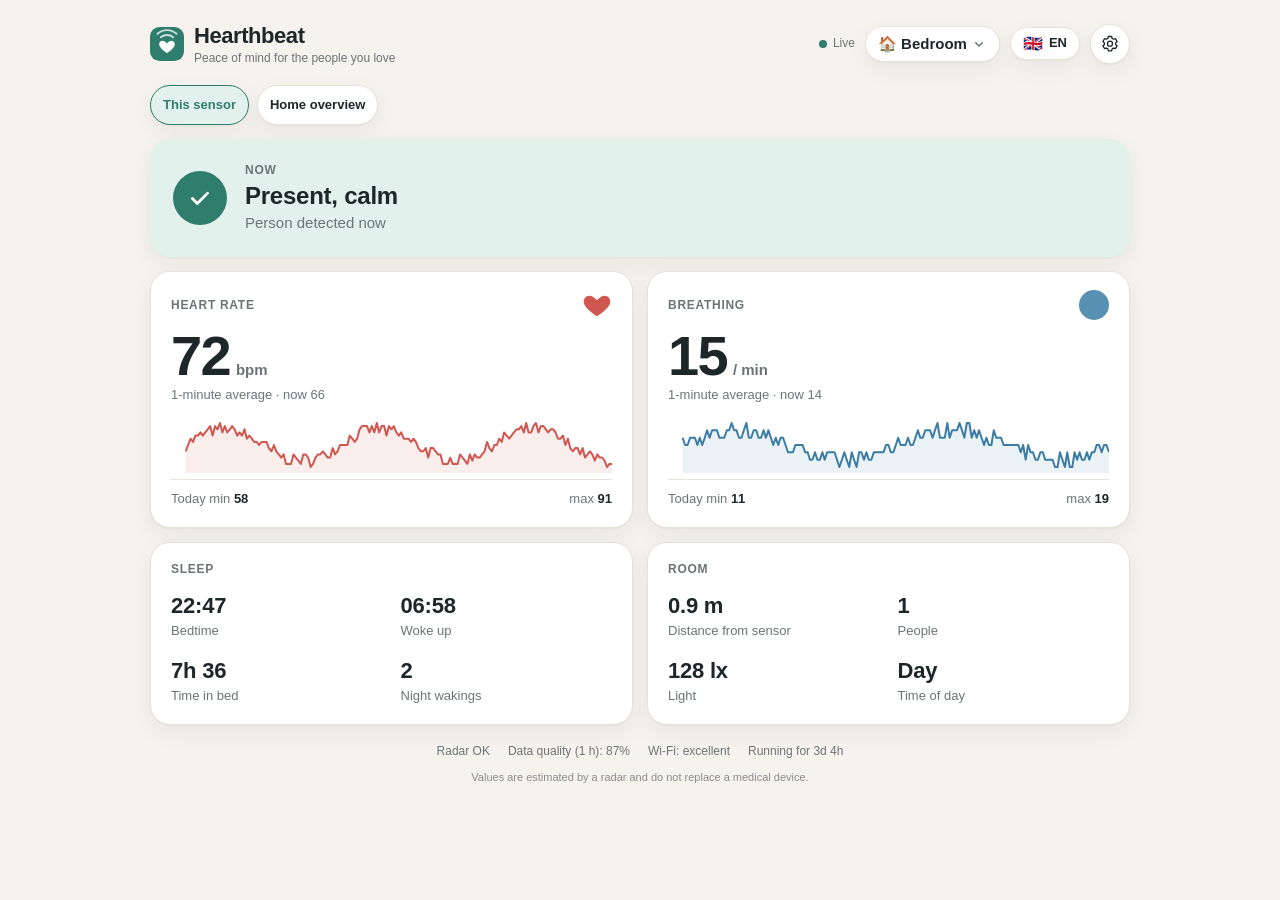
<file: preview/index.html>
<!DOCTYPE html><html><head><meta charset=UTF-8><meta name=viewport content="width=device-width,initial-scale=1"><title>Hearthbeat</title><link rel=stylesheet href=../www/hearthbeat.css><style>/* the preview's own address is not a sensor's */ #ap-self-addr{display:none}</style></head><body>
<script>
// Preview harness: simulated sensor data, no device needed.
const Q = new URLSearchParams(location.search);
localStorage.setItem("hearthbeat-lang", Q.get("lang") || "en");
const previewState = JSON.parse(sessionStorage.getItem("hearthbeat-preview-state") || "{}");
const previewRoom = /^hearthbeat-([a-f0-9]{6})\.local$/.exec(location.hostname)?.[1];
const previewHousehold = Q.has("household") || previewRoom ? {
  role: previewState.householdRole || "standalone", self: previewRoom || "1155aa",
  ready: !previewRoom, primary: "", connected: false, peers: [],
} : null;
window.fetch = (url, options) => {
  if (url === "/hearthbeat/household" && previewHousehold) {
    const data = options?.method === "POST" ? new URLSearchParams(options.body) : null;
    const action = data?.get("action");
    if (action === "invite") return Promise.resolve({ ok: true, json: async () => ({
      id: data.get("id"), host: "hearthbeat-preview.local", key: "7".repeat(64),
    }) });
    if (action === "primary" || action === "join" || action === "leave") {
      previewHousehold.role = action === "primary" ? "primary" : action === "join" ? "room" : "standalone";
      previewHousehold.connected = action === "join";
      previewState.householdRole = previewHousehold.role;
      sessionStorage.setItem("hearthbeat-preview-state", JSON.stringify(previewState));
    }
    return Promise.resolve({ ok: true, json: async () => ({ ...previewHousehold }) });
  }
  if (url === "/hearthbeat/sensors") {
    const sensors = [
      { host: "hearthbeat-kitchen.local", ip: "192.168.1.60", id: "12bc34", version: "1.0.1", update: "1.0.2", household: !!previewHousehold },
      { host: "hearthbeat-ad092b.local", ip: "192.168.1.62", id: "ad092b", version: "1.0.2", update: "current", household: !!previewHousehold },
    ];
    const data = options.method === "POST" ? { scanning: true } : { self: "hearthbeat-preview.local", sensors: Q.get("scan") === "empty" ? [] : sensors };
    return Promise.resolve({ ok: Q.get("scan") !== "error", json: async () => data });
  }
  if (url.startsWith("/text/") && url.endsWith("/set")) {
    const name = decodeURIComponent(url.split("/")[2]);
    const value = new URLSearchParams(options.body).get("value");
    previewState[name] = name === "Dashboard password" ? "saved" : value;
    sessionStorage.setItem("hearthbeat-preview-state", JSON.stringify(previewState));
  }
  return new Promise((resolve) => setTimeout(() => resolve({ ok: true }), 300));
};
class EventSource {
  constructor() { this.l = {}; setTimeout(() => this.start(), 30); }
  addEventListener(n, f) { this.l[n] = f; }
  send(name_id, value, state) { this.l.state && this.l.state({ data: JSON.stringify({ name_id, value, state: state ?? String(value) }) }); }
  start() {
    this.l.open && this.l.open();
    const t0 = Date.now() - 14.5 * 60000, realNow = Date.now;
    let seed = 7; const rnd = () => ((seed = (seed * 16807) % 2147483647) / 2147483647);
    for (let i = 0; i < 175; i++) {
      Date.now = () => t0 + i * 5000;
      this.send("sensor/Heart rate", Math.round(70 + 5 * Math.sin(i / 10) + rnd() * 4));
      this.send("sensor/Breathing rate", Math.round(14 + 2 * Math.sin(i / 14) + rnd() * 2));
    }
    Date.now = realNow;
    const alert = Q.get("m") === "alert", empty = Q.get("m") === "empty";
    const s = [
      ["binary_sensor/Presence", !empty, empty ? "OFF" : "ON"],
      ["text_sensor/Status", null, alert ? "ALERT: Fast breathing" : empty ? "Nobody in the room" : "Present, calm"],
      ["text_sensor/Last seen", null, empty ? "12 min ago" : "Now"],
      ["sensor/Heart rate 1 min average", 72], ["sensor/Breathing rate 1 min average", alert ? 29 : 15],
      ["sensor/Heart rate min today", 58], ["sensor/Heart rate max today", 91], ["sensor/Breathing rate min today", 11], ["sensor/Breathing rate max today", 19],
      ["text_sensor/Bedtime", null, "22:47"], ["text_sensor/Wake-up time", null, "06:58"], ["sensor/Time in bed", 7.6], ["sensor/Night wakings", 2],
      ["sensor/Distance", 92.4], ["sensor/People count", 1], ["sensor/Ambient light", 128], ["text_sensor/Time of day", null, "Day"],
      ["text/Room name", Q.get("room") || "Bedroom", Q.get("room") || "Bedroom"], ["text/Rooms", "Kitchen=hearthbeat-kitchen.local;Living room=192.168.1.61", "Kitchen=hearthbeat-kitchen.local;Living room=192.168.1.61"], ["sensor/Data quality last hour", 87], ["binary_sensor/Radar not responding", false, "OFF"],
      ["sensor/WiFi signal", -55], ["text_sensor/Uptime", null, "3d 4h"],
      ["number/Breathing high threshold", 25], ["number/Breathing low threshold", 8], ["number/Heart rate high threshold", 110],
      ["number/Heart rate low threshold", 45], ["number/Absence alert after hours", 3], ["number/Darkness threshold", 3],
      ["select/LED mode", "Status, off in the dark", "Status, off in the dark"],
      ["switch/Telegram alert started", true, "ON"], ["switch/Telegram alert cleared", true, "ON"],
      ["switch/Telegram sensor online", false, "OFF"], ["switch/Telegram morning summary", true, "ON"], ["switch/Telegram chat commands", true, "ON"],
      ["text/Telegram chat ID", "123456789", "123456789"], ["number/Morning summary hour", 9],
      ["text/Message alert started", "🔴 {room}: {reason}\\nHeart rate {hr} bpm · breathing {br} /min · {time}", "🔴 {room}: {reason}\\nHeart rate {hr} bpm · breathing {br} /min · {time}"],
      ["text/Message alert cleared", "✅ {room}: alert cleared · {status}", "✅ {room}: alert cleared · {status}"],
      ["text/Message sensor online", "🟢 {room}: sensor online · {status}", "🟢 {room}: sensor online · {status}"],
      ["text/Message morning summary", "☀️ {room}, good morning! Bed {bed} → up {wake} · {inbed} in bed · {wakings} night wakings\\nHeart rate {hrmin}–{hrmax} bpm · breathing {brmin}–{brmax} /min\\nNow: {status}"],
      ["button/Send test notification", null, ""],
      ["text/Room emoji", "", ""],
    ];
    for (const [k, v, st] of s) {
      const saved = k.startsWith("text/") ? previewState[k.slice(5)] : undefined;
      this.send(k, saved ?? v, saved ?? st);
    }
    if (Q.get("generic")) {
      // Ready-made build entities (first-time setup + software update)
      const setupNeeded = Q.get("generic") !== "ready" && !previewState["Dashboard password"];
      for (const [k, v, st] of [["text/Dashboard password", "********", "********"], ["text/Dashboard username", "admin", "admin"],
        ["binary_sensor/Setup needed", setupNeeded, setupNeeded ? "ON" : "OFF"], ["text/Telegram bot token", "********", "********"]]) this.send(k, v, st);
      this.l.state({ data: JSON.stringify({ name_id: "select/Time zone", value: "UTC", state: "UTC",
        option: ["UTC", "Europe/London", "Europe/Paris", "Europe/Bucharest", "Asia/Bangkok", "Asia/Singapore", "America/New_York"] }) });
      this.l.state({ data: JSON.stringify({ name_id: "update/Firmware update", value: "1.0.1", state: "UPDATE AVAILABLE", current_version: "1.0.0" }) });
    }
    if (Q.get("open") === "rooms") setTimeout(() => document.getElementById("ap-room-btn").click(), 60);
    if (Q.get("offline")) setTimeout(() => this.l.error?.(), 280);
    if (Q.get("view") === "settings") setTimeout(() => {
      document.getElementById("ap-adv").click();
      const pg = Q.get("page");
      if (pg) document.querySelector(`[data-go="${pg}"]`).click();
    }, 50);
  }
}
</script>
<script type=module src=../www/hearthbeat.js></script><esp-app></esp-app></body></html>
</file>
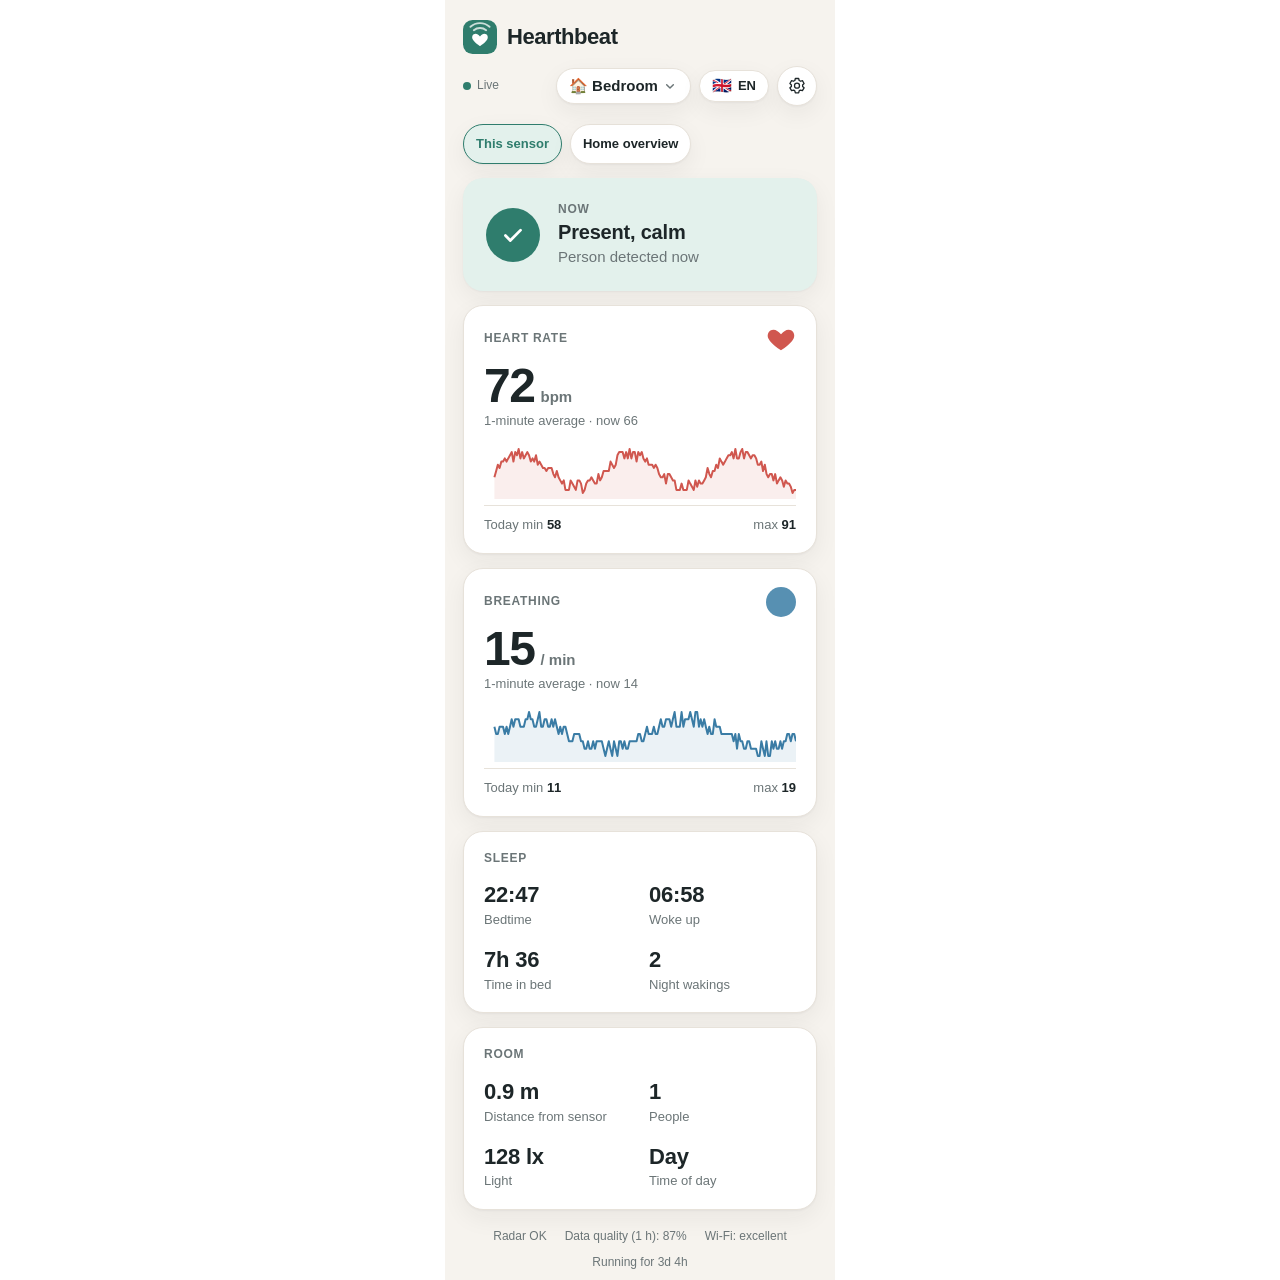
<file: preview/phone.html>
<!DOCTYPE html><html><body style="margin:0;background:#fff"><iframe id=f style="border:0;width:390px;height:1280px;display:block;margin:0 auto"></iframe>
<script>document.getElementById("f").src = "index.html" + location.search;</script></body></html>
</file>
